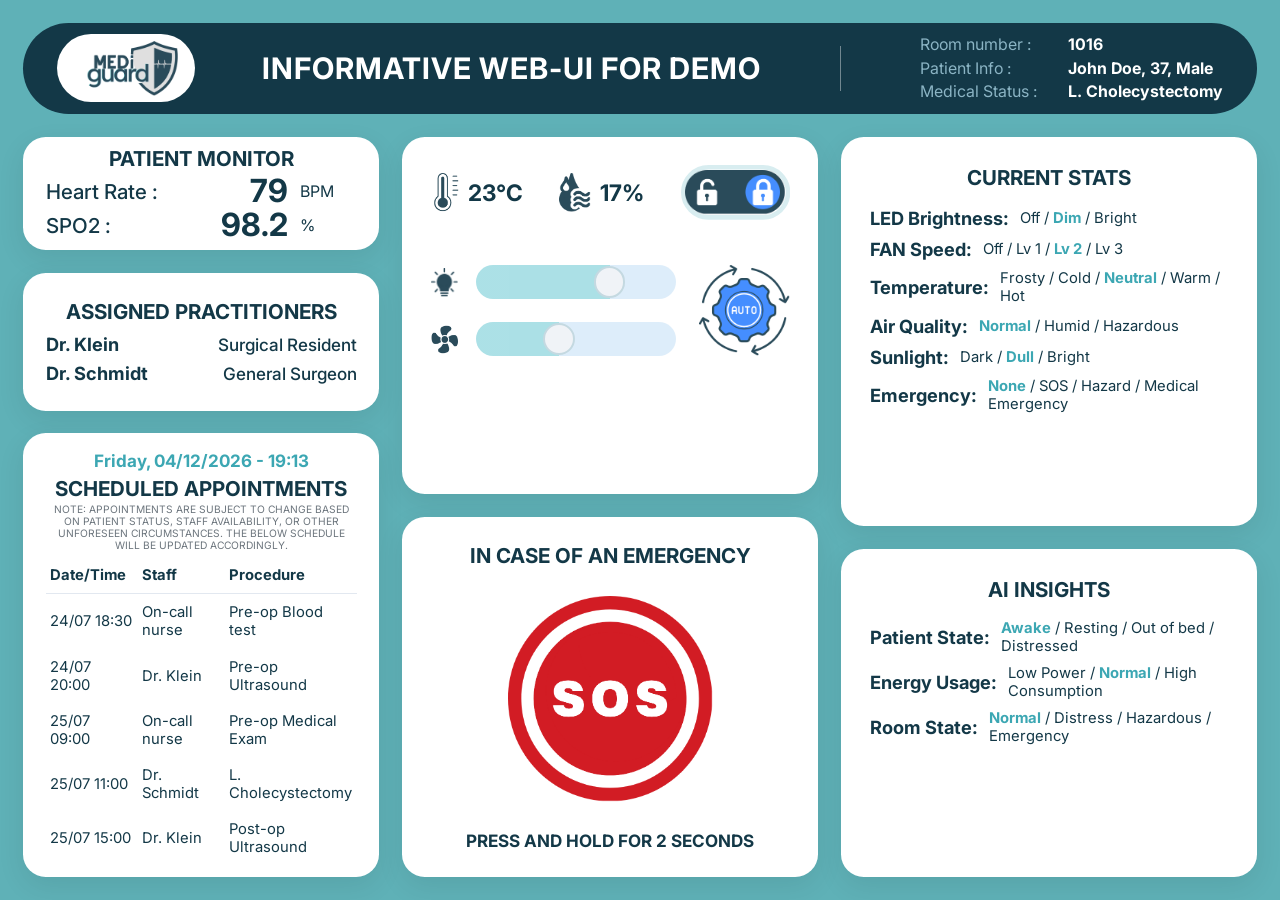
<file: index.html>
<!DOCTYPE html>
<html lang="en">

<head>
    <meta charset="UTF-8">
    <meta name="viewport" content="width=device-width, initial-scale=1.0, maximum-scale=1.0, user-scalable=no">
    <meta http-equiv="Cache-Control" content="no-cache, no-store, must-revalidate">
    <meta http-equiv="Pragma" content="no-cache">
    <meta http-equiv="Expires" content="0">
    
    <title>MediGuard Dashboard</title>
    <link rel="icon" type="image/png" href="assets/favicon.png">
    <link rel="stylesheet" href="style.css">
    <link href="https://fonts.googleapis.com/css2?family=Inter:wght@400;500;700&display=swap" rel="stylesheet">
    
    <!-- PWA Settings & Mobile Web App Meta Tags -->
    <meta name="theme-color" content="#133847">
    <meta name="mobile-web-app-capable" content="yes">
    <meta name="apple-mobile-web-app-capable" content="yes">
    <meta name="apple-mobile-web-app-status-bar-style" content="black-translucent">
    <meta name="apple-mobile-web-app-title" content="MediGuard">
    <link rel="apple-touch-icon" href="assets/icon-192.png">
    
    <!-- Web App Manifest Link -->
    <link rel="manifest" href="manifest.json">
</head>

<body>
    <div class="emergency-overlay" id="emergencyOverlay"></div>
    <div class="dashboard-container">
        <!-- HEADER -->
        <header class="header">
            <div class="logo-section">
                <img src="assets/MediGuard_Logo.png" alt="MediGuard Logo" class="logo-img">
            </div>
            <div class="title-section">
                <h1>INFORMATIVE WEB-UI FOR DEMO</h1>
            </div>
            <div class="header-divider"></div>
            <div class="patient-info">
                <div class="info-row"><span class="label">Room number : </span><span class="value">1016</span></div>
                <div class="info-row"><span class="label">Patient Info : </span><span class="value">John Doe, 37,
                        Male</span></div>
                <div class="info-row"><span class="label">Medical Status : </span><span class="value">L.
                        Cholecystectomy</span></div>
            </div>
        </header>

        <!-- MAIN GRID -->
        <main class="main-grid">

            <!-- LEFT COLUMN -->
            <div class="col left-col">
                <div class="card patient-monitor">
                    <h2 class="card-title">PATIENT MONITOR</h2>
                    <div class="monitor-data">
                        <div class="data-row">
                            <span class="data-label">Heart Rate :</span>
                            <span class="data-value">79</span>
                            <span class="data-unit">BPM</span>
                        </div>
                        <div class="data-row">
                            <span class="data-label">SPO2 :</span>
                            <span class="data-value">98.2</span>
                            <span class="data-unit">%</span>
                        </div>
                    </div>
                </div>

                <div class="card assigned-practitioners">
                    <h2 class="card-title">Assigned Practitioners</h2>
                    <div class="practitioner-list">
                        <div class="practitioner-row">
                            <span class="prac-name">Dr. Klein</span>
                            <span class="prac-role">Surgical Resident</span>
                        </div>
                        <div class="practitioner-row">
                            <span class="prac-name">Dr. Schmidt</span>
                            <span class="prac-role">General Surgeon</span>
                        </div>
                    </div>
                </div>

                <div class="card scheduled-appointments">
                    <div class="schedule-header">
                        <div class="realtime-clock" id="realtimeClock">Loading time...</div>
                        <h2 class="card-title" style="margin-top: 5px; margin-bottom: 2px;">Scheduled Appointments</h2>
                        <div class="disclaimer" style="margin-top: 0;">NOTE: Appointments are subject to change based on
                            patient status, staff availability, or other unforeseen circumstances. The below schedule
                            will be updated accordingly.</div>
                    </div>
                    <div class="table-wrapper">
                        <table class="schedule-table">
                            <thead>
                                <tr>
                                    <th>Date/Time</th>
                                    <th>Staff</th>
                                    <th>Procedure</th>
                                </tr>
                            </thead>
                            <tbody>
                                <tr>
                                    <td>24/07 18:30</td>
                                    <td>On-call nurse</td>
                                    <td>Pre-op Blood test</td>
                                </tr>
                                <tr>
                                    <td>24/07 20:00</td>
                                    <td>Dr. Klein</td>
                                    <td>Pre-op Ultrasound</td>
                                </tr>
                                <tr>
                                    <td>25/07 09:00</td>
                                    <td>On-call nurse</td>
                                    <td>Pre-op Medical Exam</td>
                                </tr>
                                <tr>
                                    <td>25/07 11:00</td>
                                    <td>Dr. Schmidt</td>
                                    <td>L. Cholecystectomy</td>
                                </tr>
                                <tr>
                                    <td>25/07 15:00</td>
                                    <td>Dr. Klein</td>
                                    <td>Post-op Ultrasound</td>
                                </tr>
                                <tr>
                                    <td>25/07 17:30</td>
                                    <td>Dr. Klein</td>
                                    <td>Post-op Medical Exam</td>
                                </tr>
                                <tr>
                                    <td>25/07 18:00</td>
                                    <td>Dr. Klein</td>
                                    <td>Instructions and Medication</td>
                                </tr>
                                <tr>
                                    <td>26/07 09:00</td>
                                    <td>Dr. Schmidt</td>
                                    <td>Final Check-up, Discharge</td>
                                </tr>
                            </tbody>
                        </table>
                    </div>
                </div>
            </div>

            <!-- MIDDLE COLUMN -->
            <div class="col middle-col">
                <div class="card environment-controls">
                    <div class="env-top-row">
                        <div class="env-stat">
                            <img src="assets/Temperature_Icon.png" alt="Temp" class="env-icon">
                            <span class="env-value">23°C</span>
                        </div>
                        <div class="env-stat">
                            <img src="assets/Humidity_Icon.png" alt="Humidity" class="env-icon">
                            <span class="env-value">17%</span>
                        </div>
                        <div class="door-lock">
                            <div class="lock-toggle" id="lockToggle"
                                style="position: relative; background: transparent; padding: 0; width: 6rem; height: 3rem; display: flex; align-items: center; justify-content: center;">
                                <svg class="lock-progress" width="100%" height="100%" viewBox="0 0 96 48"
                                    style="position: absolute; top: 0; left: 0; pointer-events: none;">
                                    <rect x="2" y="2" width="92" height="44" rx="22" fill="none"
                                        stroke="rgba(60, 167, 179, 0.2)" stroke-width="4"></rect>
                                    <rect id="lockProgressFill" x="2" y="2" width="92" height="44" rx="22" fill="none"
                                        stroke="var(--accent-teal)" stroke-width="4" stroke-dasharray="234.3"
                                        stroke-dashoffset="234.3" stroke-linecap="round"></rect>
                                </svg>
                                <img id="lockBtn" src="assets/Locked_Button.png" alt="Lock Toggle"
                                    style="height: 2.5rem; width: 5.5rem; cursor: pointer; object-fit: contain; position: relative; z-index: 2;">
                            </div>
                        </div>
                    </div>

                    <div class="env-bottom-row">
                        <div class="sliders-section">
                            <div class="slider-row">
                                <img src="assets/Light_Icon.png" alt="Light" class="slider-icon">
                                <input type="range" min="0" max="100" value="70" class="custom-slider light-slider"
                                    id="lightSlider" disabled>
                            </div>
                            <div class="slider-row">
                                <img src="assets/Fan_Icon.png" alt="Fan" class="slider-icon">
                                <input type="range" min="0" max="100" value="40" class="custom-slider fan-slider"
                                    id="fanSlider" disabled>
                            </div>
                        </div>
                        <div class="auto-btn-section">
                            <button class="auto-btn active" id="autoBtn" style="position: relative;">
                                <svg class="auto-progress" width="100%" height="100%" viewBox="0 0 100 100"
                                    style="position: absolute; top: 0; left: 0; pointer-events: none; transform: rotate(-90deg); z-index: 0; border-radius: 50%; overflow: hidden;">
                                    <circle id="autoProgressFill" cx="50" cy="50" r="12.5" fill="none"
                                        stroke="var(--accent-teal)" stroke-width="25" stroke-dasharray="78.5"
                                        stroke-dashoffset="78.5"></circle>
                                </svg>
                                <img id="autoBtnImg" src="assets/AUTO_Button.png" alt="AUTO"
                                    style="position: relative; z-index: 1;">
                            </button>
                        </div>
                    </div>
                </div>

                <div class="card emergency-card">
                    <h2 class="card-title">IN CASE OF AN EMERGENCY</h2>
                    <div class="sos-container">
                        <svg class="sos-progress" width="220" height="220" viewBox="0 0 220 220">
                            <circle class="sos-progress-track" cx="110" cy="110" r="100"></circle>
                            <circle class="sos-progress-fill" cx="110" cy="110" r="100" id="sosProgressFill"></circle>
                        </svg>
                        <button class="sos-btn" id="sosBtn">
                            <img src="assets/SOS_Button.png" alt="SOS">
                        </button>
                    </div>
                    <div class="sos-instruction">PRESS AND HOLD FOR 2 SECONDS</div>
                </div>
            </div>

            <!-- RIGHT COLUMN -->
            <div class="col right-col">
                <div class="card current-stats">
                    <h2 class="card-title">CURRENT STATS</h2>
                    <div class="stats-list">
                        <div class="stat-row">
                            <span class="stat-label">LED Brightness</span><span class="colon">:</span>
                            <span class="stat-options">Off / <span class="active">Dim</span> / Bright</span>
                        </div>
                        <div class="stat-row">
                            <span class="stat-label">FAN Speed</span><span class="colon">:</span>
                            <span class="stat-options">Off / Lv 1 / <span class="active">Lv 2</span> / Lv 3</span>
                        </div>
                        <div class="stat-row">
                            <span class="stat-label">Temperature</span><span class="colon">:</span>
                            <span class="stat-options">Frosty / Cold / <span class="active">Neutral</span> / Warm /
                                Hot</span>
                        </div>
                        <div class="stat-row">
                            <span class="stat-label">Air Quality</span><span class="colon">:</span>
                            <span class="stat-options"><span class="active">Normal</span> / Humid / Hazardous</span>
                        </div>
                        <div class="stat-row">
                            <span class="stat-label">Sunlight</span><span class="colon">:</span>
                            <span class="stat-options">Dark / <span class="active">Dull</span> / Bright</span>
                        </div>
                        <div class="stat-row">
                            <span class="stat-label">Emergency</span><span class="colon">:</span>
                            <span class="stat-options" id="emergencyStatusText"><span class="active">None</span> / SOS /
                                Hazard / Medical Emergency</span>
                        </div>
                    </div>
                </div>

                <div class="card ai-insights">
                    <h2 class="card-title">AI INSIGHTS</h2>
                    <div class="stats-list">
                        <div class="stat-row">
                            <span class="stat-label">Patient State</span><span class="colon">:</span>
                            <span class="stat-options"><span class="active">Awake</span> / Resting / Out of bed /
                                Distressed</span>
                        </div>
                        <div class="stat-row">
                            <span class="stat-label">Energy Usage</span><span class="colon">:</span>
                            <span class="stat-options">Low Power / <span class="active">Normal</span> / High
                                Consumption</span>
                        </div>
                        <div class="stat-row">
                            <span class="stat-label">Room State</span><span class="colon">:</span>
                            <span class="stat-options"><span class="active">Normal</span> / Distress / Hazardous /
                                Emergency</span>
                        </div>
                    </div>
                </div>
            </div>
        </main>
    </div>

    <div class="orientation-warning">
        <div class="warning-content">
            <div class="warning-logo-wrapper">
                <img src="assets/MediGuard_Logo.png" alt="MediGuard Logo" class="warning-logo">
            </div>
            <svg class="phone-rotate-icon" viewBox="0 0 100 100" width="120" height="120">
                <g class="phone-group">
                    <rect x="25" y="10" width="50" height="80" rx="8" stroke="#FFF" stroke-width="4" fill="none"/>
                    <rect x="31" y="18" width="38" height="60" rx="4" fill="rgba(255,255,255,0.15)"/>
                    <circle cx="50" cy="84" r="3" fill="#FFF"/>
                </g>
                <path class="arrow-path" d="M 65 25 Q 85 25 85 50 Q 85 75 65 75" fill="none" stroke="var(--accent-teal)" stroke-width="4" stroke-linecap="round"/>
                <polygon class="arrow-head" points="68,70 60,75 68,80" fill="var(--accent-teal)"/>
            </svg>
            <h2 class="warning-title">Portrait Mode Detected</h2>
            <p class="warning-text">For the best MediGuard dashboard experience, please rotate your device to landscape orientation.</p>
        </div>
    </div>

    <script src="script.js"></script>
</body>

</html>
</file>
<file: style.css>
:root {
    --bg-color: #5FB1B7;
    --card-bg: #FFFFFF;
    --text-navy: #133847;
    --accent-teal: #3CA7B3;
    --sos-red: #C82333;
    --slider-track: #BDDDF6;
    --slider-left: #59C2CE;
    --muted-gray: #6C757D;
    --header-bg: #133847;
    --header-sec-text: #8BB4C4;
    --border-radius: 1.25rem;
    --shadow: 0 0.5rem 1.5rem rgba(0, 0, 0, 0.08);
}

* {
    margin: 0;
    padding: 0;
    box-sizing: border-box;
    font-family: 'Inter', system-ui, -apple-system, sans-serif;
    user-select: none;
    -webkit-user-drag: none;
}

img {
    -webkit-user-drag: none;
    pointer-events: none;
}

#lockBtn {
    pointer-events: auto;
}

body {
    background-color: var(--bg-color);
    color: var(--text-navy);
    overflow: hidden;
    width: 100vw;
    height: 100vh;
    transition: background-color 0.5s ease;
}

body.emergency-active {
    background-color: #5d1111;
}

/* Emergency Overlay */
.emergency-overlay {
    position: fixed;
    top: 0;
    left: 0;
    right: 0;
    bottom: 0;
    pointer-events: none;
    z-index: 9999;
    box-shadow: inset 0 0 0px rgba(200, 35, 51, 0);
    transition: box-shadow 0.5s ease;
}

.emergency-overlay.active {
    box-shadow: inset 0 0 6.25rem 1.875rem rgba(200, 35, 51, 0.8);
    animation: pulseRed 2s infinite alternate;
}

@keyframes pulseRed {
    from {
        box-shadow: inset 0 0 5rem 1.25rem rgba(200, 35, 51, 0.6);
    }

    to {
        box-shadow: inset 0 0 7.5rem 2.5rem rgba(200, 35, 51, 0.9);
    }
}

/* Layout */
.dashboard-container {
    display: flex;
    flex-direction: column;
    height: 100vh;
    padding: 1.25rem;
    gap: 1.25rem;
    justify-content: space-between;
}

/* Header */
.header {
    width: 100%;
    height: 5rem;
    background: var(--header-bg);
    border-radius: 2.5rem;
    padding: 0 1.875rem;
    display: flex;
    align-items: center;
    justify-content: space-between;
    flex-shrink: 0;
}

.logo-section {
    height: 3.75rem;
    background: #FFF;
    border-radius: 2.1875rem;
    display: flex;
    align-items: center;
    justify-content: center;
    padding: 0 0.9375rem;
}

.logo-img {
    height: 3rem;
    object-fit: contain;
}

.title-section h1 {
    color: #FFF;
    font-size: 1.625rem;
    font-weight: 700;
    text-transform: uppercase;
    letter-spacing: 1px;
    margin: 0;
}

.header-divider {
    width: 1px;
    height: 2.5rem;
    background: rgba(255, 255, 255, 0.4);
    margin: 0 0.625rem;
}

.patient-info {
    display: flex;
    flex-direction: column;
    gap: 0.25rem;
    font-size: 0.875rem;
}

.info-row {
    display: flex;
}

.info-row .label {
    color: var(--header-sec-text);
    width: 8.125rem;
}

.info-row .value {
    color: #FFF;
    font-weight: 700;
}

/* Main Grid */
.main-grid {
    display: flex;
    flex: 1;
    gap: 1.25rem;
    width: 100%;
    min-height: 0;
    /* Important for flex children scrolling/fitting */
    height: 100%;
}

.col {
    display: flex;
    flex-direction: column;
    gap: 1.25rem;
    min-height: 0;
    height: 100%;
}

.left-col {
    flex: 30;
}

.middle-col {
    flex: 35;
}

.right-col {
    flex: 35;
}

/* Cards Common */
.card {
    background: var(--card-bg);
    border-radius: var(--border-radius);
    padding: 1.25rem;
    box-shadow: var(--shadow);
    display: flex;
    flex-direction: column;
}

.card-title {
    text-align: center;
    font-size: 1.125rem;
    font-weight: 700;
    color: var(--text-navy);
    text-transform: uppercase;
    margin-bottom: 0.9375rem;
}

/* Patient Monitor (Left 1) */
.patient-monitor {
    flex: 6;
    justify-content: center;
    padding: 0.5rem 1.25rem;
}

.patient-monitor .card-title {
    margin-bottom: 0.25rem;
}

.monitor-data {
    display: flex;
    flex-direction: column;
    gap: 2px;
}

.data-row {
    display: grid;
    grid-template-columns: 1fr auto 3.125rem;
    align-items: center;
}

.data-label {
    font-size: 1.125rem;
    font-weight: 500;
}

.data-value {
    font-size: 1.75rem;
    font-weight: 700;
    line-height: 1;
    text-align: right;
    padding-right: 0.625rem;
}

.data-unit {
    font-size: 0.875rem;
}

/* Assigned Practitioners (Left 2) */
.assigned-practitioners {
    flex: 7;
    justify-content: center;
    padding: 0.75rem 1.25rem;
}

.assigned-practitioners .card-title {
    margin-bottom: 0.5rem;
}

.practitioner-list {
    display: flex;
    flex-direction: column;
    gap: 0.375rem;
}

.practitioner-row {
    display: flex;
    justify-content: space-between;
    align-items: center;
}

.prac-name {
    font-weight: 700;
    font-size: 1rem;
}

.prac-role {
    font-size: 0.9375rem;
    font-weight: 500;
}

/* Scheduled Appointments (Left 3) */
.scheduled-appointments {
    flex: 26;
    overflow: hidden;
    padding: 0.9375rem 1.25rem;
}

.schedule-header {
    display: flex;
    flex-direction: column;
    align-items: center;
    margin-bottom: 0.3125rem;
}

.table-wrapper {
    flex: 1;
    overflow-y: auto;
    min-height: 0;
}

.realtime-clock {
    color: var(--accent-teal);
    font-weight: 700;
    font-size: 0.9375rem;
}

.disclaimer {
    font-size: 0.5625rem;
    color: var(--muted-gray);
    text-align: center;
    text-transform: uppercase;
    margin-top: 0.3125rem;
}

.schedule-table {
    width: 100%;
    border-collapse: collapse;
    font-size: 0.8125rem;
    flex: 1;
}

.schedule-table th,
.schedule-table td {
    padding: 0.5rem 0.25rem;
    text-align: left;
}

.schedule-table th {
    border-bottom: 1px solid #E2E8F0;
    font-weight: 700;
    position: sticky;
    top: 0;
    background: var(--card-bg);
    z-index: 1;
}

.schedule-table th:nth-child(1),
.schedule-table td:nth-child(1) {
    width: 30%;
}

.schedule-table th:nth-child(2),
.schedule-table td:nth-child(2) {
    width: 30%;
}

.schedule-table th:nth-child(3),
.schedule-table td:nth-child(3) {
    width: 40%;
}

/* Environment Controls (Middle 1) */
.environment-controls {
    flex: 12;
    justify-content: flex-start;
    padding: 1.5625rem;
    display: flex;
    flex-direction: column;
    gap: 1.25rem;
}

.env-top-row {
    display: flex;
    justify-content: space-between;
    align-items: center;
}

.env-stat {
    display: flex;
    align-items: center;
    gap: 0.5rem;
}

.env-icon {
    height: 2.1875rem;
    width: auto;
    object-fit: contain;
}

.env-value {
    font-size: 1.25rem;
    font-weight: 700;
}

.door-lock {
    display: flex;
    align-items: center;
}

.lock-toggle {
    display: flex;
    background: transparent;
    border-radius: 1.25rem;
    padding: 0;
    gap: 0.25rem;
}

.toggle-btn {
    width: 2.5rem;
    height: 2rem;
    border-radius: 1rem;
    border: none;
    cursor: pointer;
    background: transparent;
    transition: background 0.3s;
    display: flex;
    align-items: center;
    justify-content: center;
}

.toggle-btn img {
    height: 1.125rem;
    object-fit: contain;
}

.toggle-btn.active {
    background: var(--accent-teal);
}

.toggle-btn:not(.active) {
    background: transparent;
}

#unlockBtn.active {
    background: var(--muted-gray);
}

.env-bottom-row {
    display: flex;
    justify-content: space-between;
    align-items: center;
    margin-top: 1.25rem;
}

.sliders-section {
    display: flex;
    flex-direction: column;
    gap: 1.25rem;
    flex: 1;
}

.slider-row {
    display: flex;
    align-items: center;
    gap: 0.9375rem;
}

.slider-icon {
    height: 1.5625rem;
    width: auto;
}

.custom-slider {
    -webkit-appearance: none;
    appearance: none;
    width: 100%;
    height: 1.875rem;
    background: linear-gradient(to right, var(--slider-left) calc((var(--value-num, 0) / 100) * (100% - 1.75rem) + 0.875rem), var(--slider-track) calc((var(--value-num, 0) / 100) * (100% - 1.75rem) + 0.875rem));
    border-radius: 0.9375rem;
    outline: none;
}

.custom-slider::-webkit-slider-thumb {
    -webkit-appearance: none;
    appearance: none;
    width: 1.75rem;
    height: 1.75rem;
    border-radius: 50%;
    background: var(--accent-teal);
    border: 2.5px solid var(--text-navy);
    cursor: pointer;
}

.custom-slider::-moz-range-thumb {
    width: 1.75rem;
    height: 1.75rem;
    border-radius: 50%;
    background: var(--accent-teal);
    border: 2.5px solid var(--text-navy);
    cursor: pointer;
}

.custom-slider:disabled {
    opacity: 0.5;
    cursor: not-allowed;
}

.custom-slider:disabled::-webkit-slider-thumb {
    cursor: not-allowed;
    background: #E2E8F0;
    border: 2.5px solid var(--header-sec-text);
}

.custom-slider:disabled::-moz-range-thumb {
    cursor: not-allowed;
    background: #E2E8F0;
    border: 2.5px solid var(--header-sec-text);
}

.auto-btn-section {
    margin-left: 1.25rem;
}

.auto-btn {
    width: 5rem;
    height: 5rem;
    border-radius: 50%;
    border: none;
    background: transparent;
    cursor: pointer;
    display: flex;
    align-items: center;
    justify-content: center;
    position: relative;
    transition: box-shadow 0.3s;
}

.auto-btn img {
    width: 100%;
    height: 100%;
    object-fit: contain;
}

.auto-btn.active img {
    animation: autoGlow 2s infinite alternate;
}

@keyframes autoGlow {
    from {
        filter: drop-shadow(0 0 0.625rem rgba(60, 167, 179, 0.8)) drop-shadow(0 0 1.25rem rgba(60, 167, 179, 0.4));
    }

    to {
        filter: drop-shadow(0 0 1.25rem rgba(60, 167, 179, 1)) drop-shadow(0 0 2.5rem rgba(60, 167, 179, 0.85)) drop-shadow(0 0 3.75rem rgba(60, 167, 179, 0.7));
    }
}

/* Emergency Card (Middle 2) */
.emergency-card {
    flex: 13;
    align-items: center;
    justify-content: center;
    padding: 0.9375rem;
}

.emergency-card .card-title {
    margin-bottom: 0.3125rem;
}

.sos-container {
    position: relative;
    width: min(13.75rem, 28vh);
    height: min(13.75rem, 28vh);
    display: flex;
    align-items: center;
    justify-content: center;
}

.sos-progress {
    position: absolute;
    top: 0;
    left: 0;
    width: 100%;
    height: 100%;
    transform: rotate(-90deg);
}

.sos-progress-track {
    fill: none;
    stroke: transparent;
    /* Track is invisible, gap takes place */
    stroke-width: 8;
}

.sos-progress-fill {
    fill: none;
    stroke: var(--sos-red);
    stroke-width: 8;
    stroke-linecap: round;
    stroke-dasharray: 628;
    /* 2 * pi * 100 */
    stroke-dashoffset: 628;
    transition: stroke-dashoffset 0.1s linear;
}

.sos-btn {
    background: transparent;
    border: none;
    width: 82%;
    height: 82%;
    border-radius: 50%;
    cursor: pointer;
    z-index: 10;
    display: flex;
    align-items: center;
    justify-content: center;
}

.sos-btn img {
    width: 100%;
    height: 100%;
    object-fit: contain;
}

.sos-instruction {
    margin-top: 0.3125rem;
    font-size: 0.9375rem;
    font-weight: 700;
    color: var(--text-navy);
}

/* Right Column (Stats & AI Insights) */
.current-stats {
    flex: 11;
    padding: 1.5625rem;
}

.ai-insights {
    flex: 9;
    padding: 1.5625rem;
}

.stats-list {
    display: flex;
    flex-direction: column;
    gap: 0.5rem;
    flex: 1;
}

.stat-row {
    display: grid;
    grid-template-columns: auto 0.9375rem 1fr;
    align-items: center;
}

.stat-label {
    font-weight: 700;
    white-space: nowrap;
}

.colon {
    font-weight: 700;
}

.stat-options {
    font-size: 0.8125rem;
    color: var(--text-navy);
}

.stat-options .active {
    font-weight: 700;
    color: var(--accent-teal);
}

/* Portrait Warning */
.orientation-warning {
    display: none;
    position: fixed;
    top: 0;
    left: 0;
    right: 0;
    bottom: 0;
    background: linear-gradient(135deg, var(--header-bg), var(--bg-color));
    color: #FFF;
    z-index: 10000;
    align-items: center;
    justify-content: center;
    text-align: center;
    padding: 2rem;
}

.warning-content {
    display: flex;
    flex-direction: column;
    align-items: center;
    max-width: 400px;
}

.warning-logo-wrapper {
    background: #FFF;
    padding: 1rem 2rem;
    border-radius: 2rem;
    margin-bottom: 3rem;
    box-shadow: 0 0.5rem 1.5rem rgba(0, 0, 0, 0.15);
}

.warning-logo {
    height: 3rem;
    object-fit: contain;
}

.phone-rotate-icon {
    margin-bottom: 2rem;
}

.phone-group {
    transform-origin: 50px 50px;
    animation: rotateDevice 2.5s ease-in-out infinite;
}

.arrow-path, .arrow-head {
    opacity: 0.8;
    animation: fadeArrow 2.5s ease-in-out infinite;
}

.warning-title {
    font-size: 1.8rem;
    font-weight: 700;
    margin-bottom: 1rem;
    letter-spacing: 1px;
}

.warning-text {
    font-size: 1.1rem;
    color: rgba(255, 255, 255, 0.85);
    line-height: 1.5;
}

@keyframes rotateDevice {
    0%, 15% { transform: rotate(0deg); }
    40%, 60% { transform: rotate(-90deg); }
    85%, 100% { transform: rotate(0deg); }
}

@keyframes fadeArrow {
    0%, 15% { opacity: 0; }
    30%, 40% { opacity: 0.8; }
    60%, 100% { opacity: 0; }
}

@media screen and (orientation: portrait) {
    .dashboard-container {
        display: none;
    }

    .orientation-warning {
        display: flex;
    }
}
</file>
